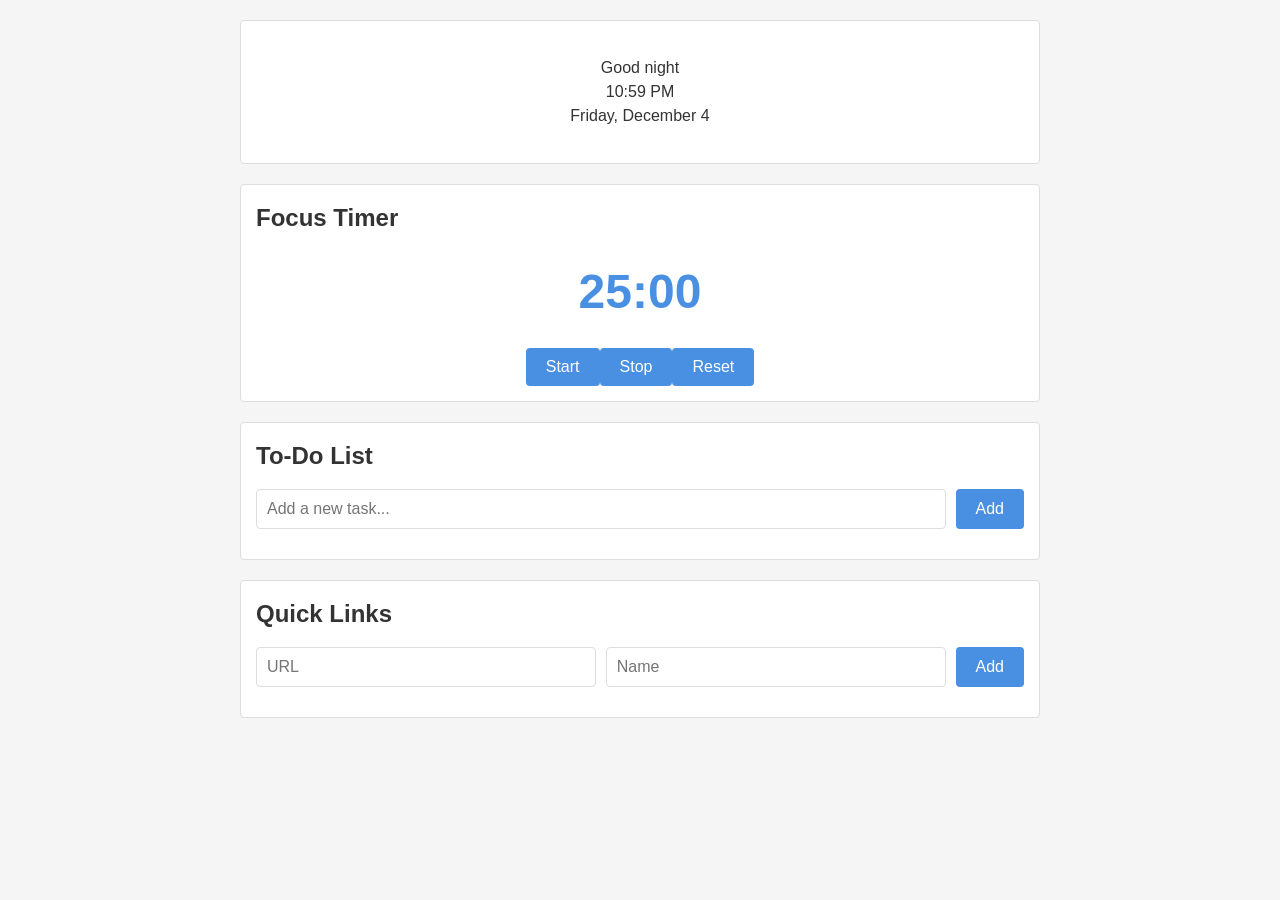
<file: index.html>
<!DOCTYPE html>
<html lang="en">
<head>
  <meta charset="UTF-8">
  <meta name="viewport" content="width=device-width, initial-scale=1.0">
  <title>Productivity Dashboard Yama</title>
  <link rel="stylesheet" href="css/styles.css">
</head>
<body>
  <div class="dashboard">
    <!-- Greeting Section -->
    <section id="greeting-section" class="component">
      <div id="greeting-display"></div>
    </section>

    <!-- Timer Section -->
    <section id="timer-section" class="component">
      <h2>Focus Timer</h2>
      <div id="timer-display"></div>
      <div id="timer-controls"></div>
    </section>

    <!-- To-Do List Section -->
    <section id="todo-section" class="component">
      <h2>To-Do List</h2>
      <form id="add-task-form">
        <input type="text" id="task-input" placeholder="Add a new task...">
        <button type="submit">Add</button>
      </form>
      <ul id="task-list"></ul>
    </section>

    <!-- Quick Links Section -->
    <section id="links-section" class="component">
      <h2>Quick Links</h2>
      <form id="add-link-form">
        <input type="url" id="link-url-input" placeholder="URL">
        <input type="text" id="link-name-input" placeholder="Name">
        <button type="submit">Add</button>
      </form>
      <ul id="link-list"></ul>
    </section>
  </div>

  <script src="js/app.js"></script>
</body>
</html>
</file>
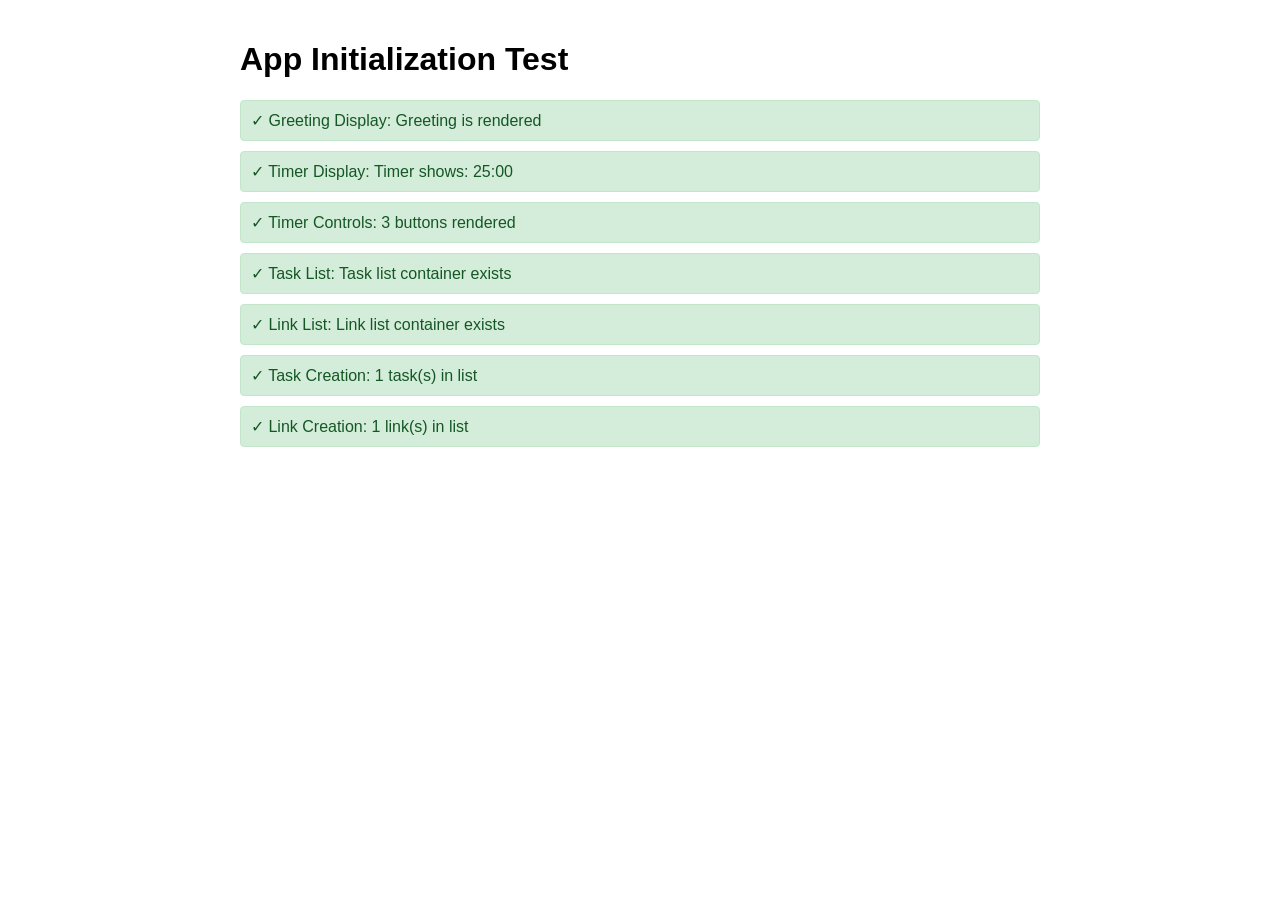
<file: test-app-initialization.html>
<!DOCTYPE html>
<html lang="en">
<head>
  <meta charset="UTF-8">
  <meta name="viewport" content="width=device-width, initial-scale=1.0">
  <title>Test App Initialization</title>
  <style>
    body {
      font-family: Arial, sans-serif;
      padding: 20px;
      max-width: 800px;
      margin: 0 auto;
    }
    .test-result {
      padding: 10px;
      margin: 10px 0;
      border-radius: 4px;
    }
    .pass {
      background-color: #d4edda;
      color: #155724;
      border: 1px solid #c3e6cb;
    }
    .fail {
      background-color: #f8d7da;
      color: #721c24;
      border: 1px solid #f5c6cb;
    }
    #test-container {
      display: none;
    }
  </style>
</head>
<body>
  <h1>App Initialization Test</h1>
  <div id="results"></div>

  <!-- Hidden test container with same structure as main app -->
  <div id="test-container">
    <div id="greeting-display"></div>
    <section id="timer-section">
      <div id="timer-display"></div>
      <div id="timer-controls"></div>
    </section>
    <section id="todo-section">
      <form id="add-task-form">
        <input type="text" id="task-input">
        <button type="submit">Add</button>
      </form>
      <ul id="task-list"></ul>
    </section>
    <section id="links-section">
      <form id="add-link-form">
        <input type="url" id="link-url-input">
        <input type="text" id="link-name-input">
        <button type="submit">Add</button>
      </form>
      <ul id="link-list"></ul>
    </section>
  </div>

  <script src="js/app.js"></script>
  <script>
    // Wait for app to initialize
    setTimeout(() => {
      const results = document.getElementById('results');
      
      function addResult(testName, passed, message) {
        const div = document.createElement('div');
        div.className = `test-result ${passed ? 'pass' : 'fail'}`;
        div.textContent = `${passed ? '✓' : '✗'} ${testName}: ${message}`;
        results.appendChild(div);
      }

      // Test 1: Greeting display is populated
      const greetingDisplay = document.getElementById('greeting-display');
      const hasGreeting = greetingDisplay && greetingDisplay.innerHTML.trim() !== '';
      addResult('Greeting Display', hasGreeting, hasGreeting ? 'Greeting is rendered' : 'Greeting is empty');

      // Test 2: Timer display is rendered
      const timerDisplay = document.querySelector('.timer-display');
      const hasTimer = timerDisplay && timerDisplay.textContent.match(/\d{2}:\d{2}/);
      addResult('Timer Display', hasTimer, hasTimer ? `Timer shows: ${timerDisplay.textContent}` : 'Timer not rendered');

      // Test 3: Timer controls are rendered
      const timerControls = document.querySelectorAll('.timer-btn');
      const hasControls = timerControls.length === 3;
      addResult('Timer Controls', hasControls, hasControls ? '3 buttons rendered' : `Only ${timerControls.length} buttons`);

      // Test 4: Task list is rendered (empty is OK)
      const taskList = document.getElementById('task-list');
      const hasTaskList = taskList !== null;
      addResult('Task List', hasTaskList, hasTaskList ? 'Task list container exists' : 'Task list missing');

      // Test 5: Link list is rendered (empty is OK)
      const linkList = document.getElementById('link-list');
      const hasLinkList = linkList !== null;
      addResult('Link List', hasLinkList, hasLinkList ? 'Link list container exists' : 'Link list missing');

      // Test 6: Add a task and verify it appears
      const taskInput = document.getElementById('task-input');
      const taskForm = document.getElementById('add-task-form');
      if (taskInput && taskForm) {
        taskInput.value = 'Test Task';
        taskForm.dispatchEvent(new Event('submit'));
        
        setTimeout(() => {
          const taskItems = document.querySelectorAll('.task-item');
          const hasTask = taskItems.length > 0;
          addResult('Task Creation', hasTask, hasTask ? `${taskItems.length} task(s) in list` : 'Task not created');
        }, 100);
      }

      // Test 7: Add a link and verify it appears
      const urlInput = document.getElementById('link-url-input');
      const nameInput = document.getElementById('link-name-input');
      const linkForm = document.getElementById('add-link-form');
      if (urlInput && nameInput && linkForm) {
        urlInput.value = 'https://example.com';
        nameInput.value = 'Test Link';
        linkForm.dispatchEvent(new Event('submit'));
        
        setTimeout(() => {
          const linkItems = document.querySelectorAll('.link-item');
          const hasLink = linkItems.length > 0;
          addResult('Link Creation', hasLink, hasLink ? `${linkItems.length} link(s) in list` : 'Link not created');
        }, 100);
      }

      // Test 8: Verify greeting updates (check after 2 seconds)
      const initialGreeting = greetingDisplay.innerHTML;
      setTimeout(() => {
        const updatedGreeting = greetingDisplay.innerHTML;
        const isUpdating = updatedGreeting !== initialGreeting || updatedGreeting.includes(':');
        addResult('Greeting Auto-Update', isUpdating, isUpdating ? 'Greeting is updating' : 'Greeting not updating');
      }, 2000);

    }, 500);
  </script>
</body>
</html>
</file>
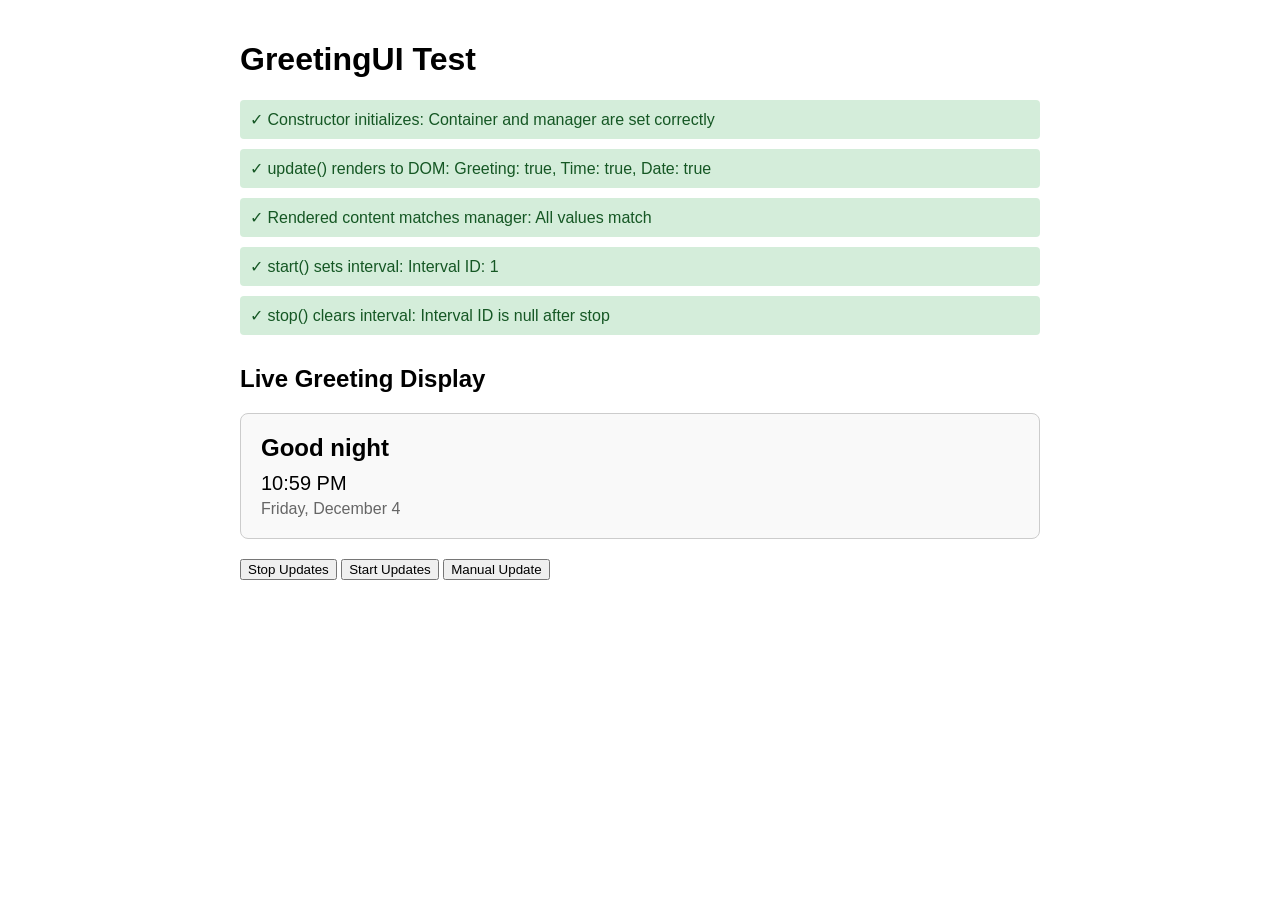
<file: test-greeting-ui.html>
<!DOCTYPE html>
<html lang="en">
<head>
  <meta charset="UTF-8">
  <meta name="viewport" content="width=device-width, initial-scale=1.0">
  <title>GreetingUI Test</title>
  <style>
    body {
      font-family: Arial, sans-serif;
      padding: 20px;
      max-width: 800px;
      margin: 0 auto;
    }
    .test-result {
      margin: 10px 0;
      padding: 10px;
      border-radius: 4px;
    }
    .pass {
      background-color: #d4edda;
      color: #155724;
    }
    .fail {
      background-color: #f8d7da;
      color: #721c24;
    }
    h2 {
      margin-top: 30px;
    }
    #greeting-display {
      border: 1px solid #ccc;
      padding: 20px;
      margin: 20px 0;
      border-radius: 8px;
      background-color: #f9f9f9;
    }
    .greeting-text {
      font-size: 24px;
      font-weight: bold;
      margin-bottom: 10px;
    }
    .time-text {
      font-size: 20px;
      margin-bottom: 5px;
    }
    .date-text {
      font-size: 16px;
      color: #666;
    }
  </style>
</head>
<body>
  <h1>GreetingUI Test</h1>
  <div id="test-results"></div>

  <h2>Live Greeting Display</h2>
  <div id="greeting-display"></div>

  <button id="stop-btn">Stop Updates</button>
  <button id="start-btn">Start Updates</button>
  <button id="manual-update-btn">Manual Update</button>

  <script src="js/app.js"></script>
  <script>
    const resultsDiv = document.getElementById('test-results');
    
    function addResult(testName, passed, message) {
      const div = document.createElement('div');
      div.className = `test-result ${passed ? 'pass' : 'fail'}`;
      div.textContent = `${passed ? '✓' : '✗'} ${testName}: ${message}`;
      resultsDiv.appendChild(div);
    }

    // Test GreetingUI
    const container = document.getElementById('greeting-display');
    const greetingManager = new GreetingManager();
    const greetingUI = new GreetingUI(container, greetingManager);

    // Test 1: Constructor initializes correctly
    addResult(
      'Constructor initializes',
      greetingUI.container === container && greetingUI.greetingManager === greetingManager,
      'Container and manager are set correctly'
    );

    // Test 2: update() renders content to DOM
    greetingUI.update();
    const hasGreeting = container.querySelector('.greeting-text') !== null;
    const hasTime = container.querySelector('.time-text') !== null;
    const hasDate = container.querySelector('.date-text') !== null;
    
    addResult(
      'update() renders to DOM',
      hasGreeting && hasTime && hasDate,
      `Greeting: ${hasGreeting}, Time: ${hasTime}, Date: ${hasDate}`
    );

    // Test 3: Rendered content matches manager output
    const greetingText = container.querySelector('.greeting-text').textContent;
    const timeText = container.querySelector('.time-text').textContent;
    const dateText = container.querySelector('.date-text').textContent;
    
    const expectedGreeting = greetingManager.getGreeting();
    const expectedTime = greetingManager.getCurrentTime();
    const expectedDate = greetingManager.getCurrentDate();
    
    addResult(
      'Rendered content matches manager',
      greetingText === expectedGreeting && timeText === expectedTime && dateText === expectedDate,
      `All values match`
    );

    // Test 4: start() begins automatic updates
    greetingUI.start();
    const hasInterval = greetingUI.intervalId !== null;
    addResult(
      'start() sets interval',
      hasInterval,
      `Interval ID: ${greetingUI.intervalId}`
    );

    // Test 5: stop() clears interval
    greetingUI.stop();
    const intervalCleared = greetingUI.intervalId === null;
    addResult(
      'stop() clears interval',
      intervalCleared,
      'Interval ID is null after stop'
    );

    // Test 6: Verify updates happen automatically
    let updateCount = 0;
    const initialTime = container.querySelector('.time-text').textContent;
    
    greetingUI.start();
    
    setTimeout(() => {
      const updatedTime = container.querySelector('.time-text').textContent;
      // Time might have changed or stayed the same depending on when test runs
      addResult(
        'Automatic updates working',
        true,
        `Initial: ${initialTime}, After 2s: ${updatedTime}`
      );
    }, 2000);

    // Wire up buttons
    document.getElementById('stop-btn').addEventListener('click', () => {
      greetingUI.stop();
      console.log('Updates stopped');
    });

    document.getElementById('start-btn').addEventListener('click', () => {
      greetingUI.start();
      console.log('Updates started');
    });

    document.getElementById('manual-update-btn').addEventListener('click', () => {
      greetingUI.update();
      console.log('Manual update triggered');
    });
  </script>
</body>
</html>
</file>
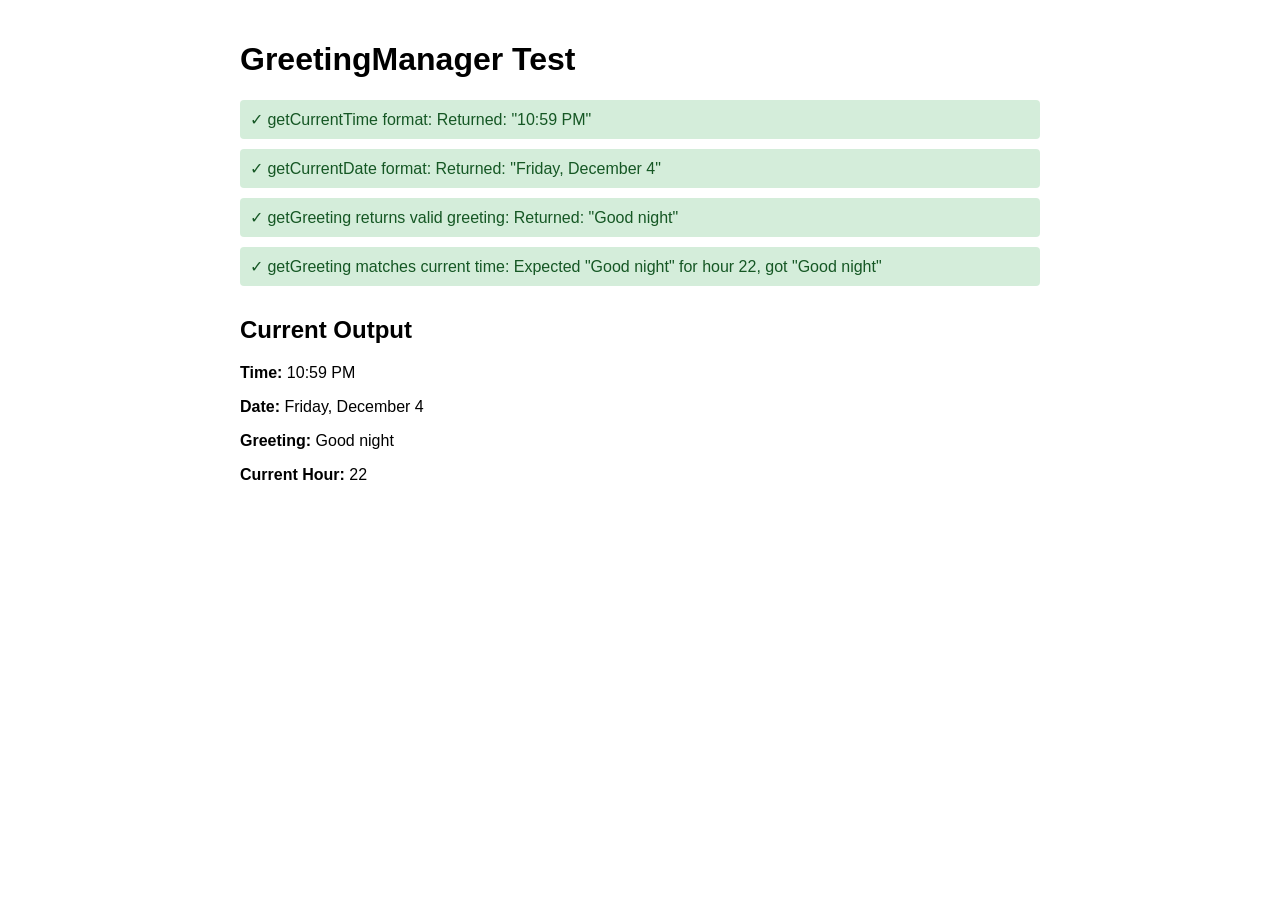
<file: test-greeting.html>
<!DOCTYPE html>
<html lang="en">
<head>
  <meta charset="UTF-8">
  <meta name="viewport" content="width=device-width, initial-scale=1.0">
  <title>GreetingManager Test</title>
  <style>
    body {
      font-family: Arial, sans-serif;
      padding: 20px;
      max-width: 800px;
      margin: 0 auto;
    }
    .test-result {
      margin: 10px 0;
      padding: 10px;
      border-radius: 4px;
    }
    .pass {
      background-color: #d4edda;
      color: #155724;
    }
    .fail {
      background-color: #f8d7da;
      color: #721c24;
    }
    h2 {
      margin-top: 30px;
    }
  </style>
</head>
<body>
  <h1>GreetingManager Test</h1>
  <div id="test-results"></div>

  <script src="js/app.js"></script>
  <script>
    const resultsDiv = document.getElementById('test-results');
    
    function addResult(testName, passed, message) {
      const div = document.createElement('div');
      div.className = `test-result ${passed ? 'pass' : 'fail'}`;
      div.textContent = `${passed ? '✓' : '✗'} ${testName}: ${message}`;
      resultsDiv.appendChild(div);
    }

    // Test GreetingManager
    const greetingManager = new GreetingManager();

    // Test 1: getCurrentTime returns 12-hour format with AM/PM
    const time = greetingManager.getCurrentTime();
    const timeRegex = /^(1[0-2]|[1-9]):[0-5][0-9] (AM|PM)$/;
    addResult(
      'getCurrentTime format',
      timeRegex.test(time),
      `Returned: "${time}"`
    );

    // Test 2: getCurrentDate returns day of week, month, and day
    const date = greetingManager.getCurrentDate();
    const daysOfWeek = ['Sunday', 'Monday', 'Tuesday', 'Wednesday', 'Thursday', 'Friday', 'Saturday'];
    const months = ['January', 'February', 'March', 'April', 'May', 'June', 
                    'July', 'August', 'September', 'October', 'November', 'December'];
    
    const hasDayOfWeek = daysOfWeek.some(day => date.includes(day));
    const hasMonth = months.some(month => date.includes(month));
    const hasDay = /\d+/.test(date);
    
    addResult(
      'getCurrentDate format',
      hasDayOfWeek && hasMonth && hasDay,
      `Returned: "${date}"`
    );

    // Test 3: getGreeting returns appropriate greeting
    const greeting = greetingManager.getGreeting();
    const validGreetings = ['Good morning', 'Good afternoon', 'Good evening', 'Good night'];
    addResult(
      'getGreeting returns valid greeting',
      validGreetings.includes(greeting),
      `Returned: "${greeting}"`
    );

    // Test 4: Test greeting logic with specific times
    const now = new Date();
    const currentHour = now.getHours();
    let expectedGreeting;
    
    if (currentHour >= 5 && currentHour < 12) {
      expectedGreeting = 'Good morning';
    } else if (currentHour >= 12 && currentHour < 17) {
      expectedGreeting = 'Good afternoon';
    } else if (currentHour >= 17 && currentHour < 21) {
      expectedGreeting = 'Good evening';
    } else {
      expectedGreeting = 'Good night';
    }
    
    addResult(
      'getGreeting matches current time',
      greeting === expectedGreeting,
      `Expected "${expectedGreeting}" for hour ${currentHour}, got "${greeting}"`
    );

    // Display current output
    const outputDiv = document.createElement('div');
    outputDiv.innerHTML = `
      <h2>Current Output</h2>
      <p><strong>Time:</strong> ${time}</p>
      <p><strong>Date:</strong> ${date}</p>
      <p><strong>Greeting:</strong> ${greeting}</p>
      <p><strong>Current Hour:</strong> ${currentHour}</p>
    `;
    resultsDiv.appendChild(outputDiv);
  </script>
</body>
</html>
</file>
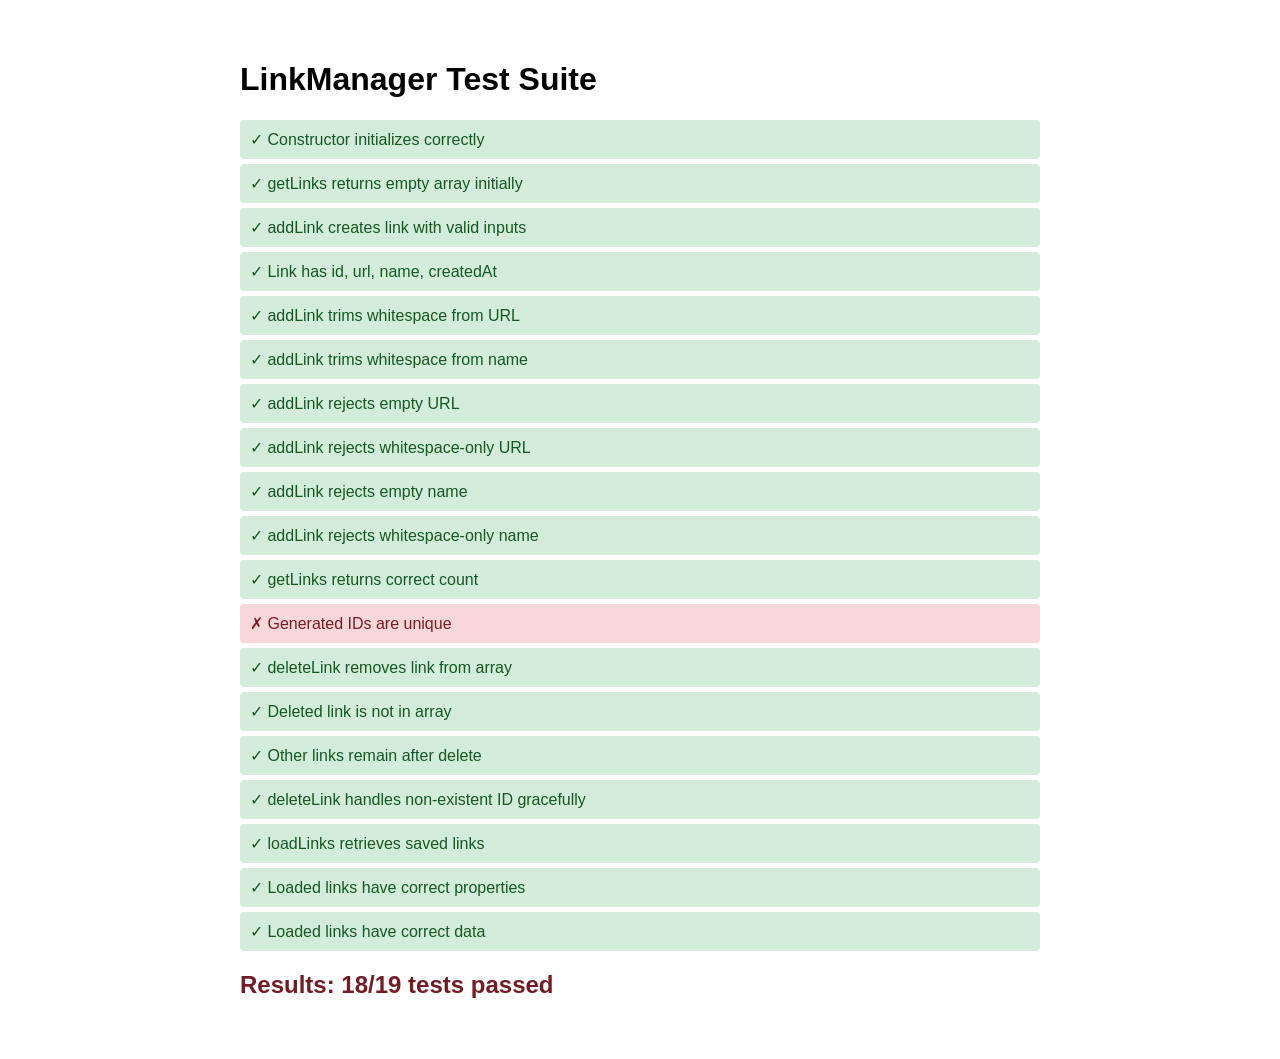
<file: test-link-manager.html>
<!DOCTYPE html>
<html lang="en">
<head>
  <meta charset="UTF-8">
  <meta name="viewport" content="width=device-width, initial-scale=1.0">
  <title>LinkManager Test</title>
  <style>
    body {
      font-family: Arial, sans-serif;
      max-width: 800px;
      margin: 20px auto;
      padding: 20px;
    }
    .test-result {
      padding: 10px;
      margin: 5px 0;
      border-radius: 4px;
    }
    .pass {
      background-color: #d4edda;
      color: #155724;
    }
    .fail {
      background-color: #f8d7da;
      color: #721c24;
    }
    h2 {
      margin-top: 20px;
    }
  </style>
</head>
<body>
  <h1>LinkManager Test Suite</h1>
  <div id="test-results"></div>

  <script src="js/app.js"></script>
  <script>
    const resultsContainer = document.getElementById('test-results');
    let testCount = 0;
    let passCount = 0;

    function logTest(name, passed, message = '') {
      testCount++;
      if (passed) passCount++;
      
      const div = document.createElement('div');
      div.className = `test-result ${passed ? 'pass' : 'fail'}`;
      div.textContent = `${passed ? '✓' : '✗'} ${name}${message ? ': ' + message : ''}`;
      resultsContainer.appendChild(div);
    }

    function runTests() {

    // Clear localStorage before tests
    localStorage.clear();

    // Test 1: Constructor and initialization
    const storage = new LocalStorageManager();
    const linkManager = new LinkManager(storage);
    logTest('Constructor initializes correctly', 
      linkManager.links !== undefined && Array.isArray(linkManager.links));

    // Test 2: getLinks returns empty array initially
    logTest('getLinks returns empty array initially', 
      linkManager.getLinks().length === 0);

    // Test 3: addLink with valid URL and name
    const link1 = linkManager.addLink('https://example.com', 'Example Site');
    logTest('addLink creates link with valid inputs', 
      link1 !== null && link1.url === 'https://example.com' && link1.name === 'Example Site');

    // Test 4: Link has required properties
    logTest('Link has id, url, name, createdAt', 
      link1.id && link1.url && link1.name && link1.createdAt);

    // Test 5: addLink trims whitespace from URL
    const link2 = linkManager.addLink('  https://github.com  ', 'GitHub');
    logTest('addLink trims whitespace from URL', 
      link2 !== null && link2.url === 'https://github.com');

    // Test 6: addLink trims whitespace from name
    const link3 = linkManager.addLink('https://test.com', '  Test Site  ');
    logTest('addLink trims whitespace from name', 
      link3 !== null && link3.name === 'Test Site');

    // Test 7: addLink rejects empty URL
    const invalidLink1 = linkManager.addLink('', 'Test');
    logTest('addLink rejects empty URL', 
      invalidLink1 === null);

    // Test 8: addLink rejects whitespace-only URL
    const invalidLink2 = linkManager.addLink('   ', 'Test');
    logTest('addLink rejects whitespace-only URL', 
      invalidLink2 === null);

    // Test 9: addLink rejects empty name
    const invalidLink3 = linkManager.addLink('https://test.com', '');
    logTest('addLink rejects empty name', 
      invalidLink3 === null);

    // Test 10: addLink rejects whitespace-only name
    const invalidLink4 = linkManager.addLink('https://test.com', '   ');
    logTest('addLink rejects whitespace-only name', 
      invalidLink4 === null);

    // Test 11: getLinks returns correct count
    logTest('getLinks returns correct count', 
      linkManager.getLinks().length === 3);

    // Test 12: Unique ID generation
    logTest('Generated IDs are unique', 
      link1.id !== link2.id && link2.id !== link3.id);

    // Test 13: deleteLink removes link
    const beforeDelete = linkManager.getLinks().length;
    linkManager.deleteLink(link1.id);
    logTest('deleteLink removes link from array', 
      linkManager.getLinks().length === beforeDelete - 1);

    // Test 14: Deleted link is not in array
    logTest('Deleted link is not in array', 
      !linkManager.getLinks().find(l => l.id === link1.id));

    // Test 15: Other links remain after delete
    logTest('Other links remain after delete', 
      linkManager.getLinks().find(l => l.id === link2.id) !== undefined);

    // Test 16: deleteLink with non-existent ID doesn't crash
    const beforeDelete2 = linkManager.getLinks().length;
    linkManager.deleteLink('nonexistent');
    logTest('deleteLink handles non-existent ID gracefully', 
      linkManager.getLinks().length === beforeDelete2);

    // Test 17: saveLinks and loadLinks persistence
    linkManager.saveLinks();
    const newLinkManager = new LinkManager(storage);
    newLinkManager.loadLinks();
    logTest('loadLinks retrieves saved links', 
      newLinkManager.getLinks().length === linkManager.getLinks().length);

    // Test 18: Loaded links have correct properties
    const loadedLinks = newLinkManager.getLinks();
    const hasCorrectProps = loadedLinks.every(l => 
      l.id && l.url && l.name && l.createdAt
    );
    logTest('Loaded links have correct properties', hasCorrectProps);

    // Test 19: Loaded links have correct data
    const loadedLink = loadedLinks.find(l => l.id === link2.id);
    logTest('Loaded links have correct data', 
      loadedLink && loadedLink.url === 'https://github.com' && loadedLink.name === 'GitHub');

    // Summary
    const summary = document.createElement('h2');
    summary.textContent = `Results: ${passCount}/${testCount} tests passed`;
    summary.style.color = passCount === testCount ? '#155724' : '#721c24';
    resultsContainer.appendChild(summary);
  }

  // Run tests when page loads
  runTests();
  </script>
</body>
</html>
</file>
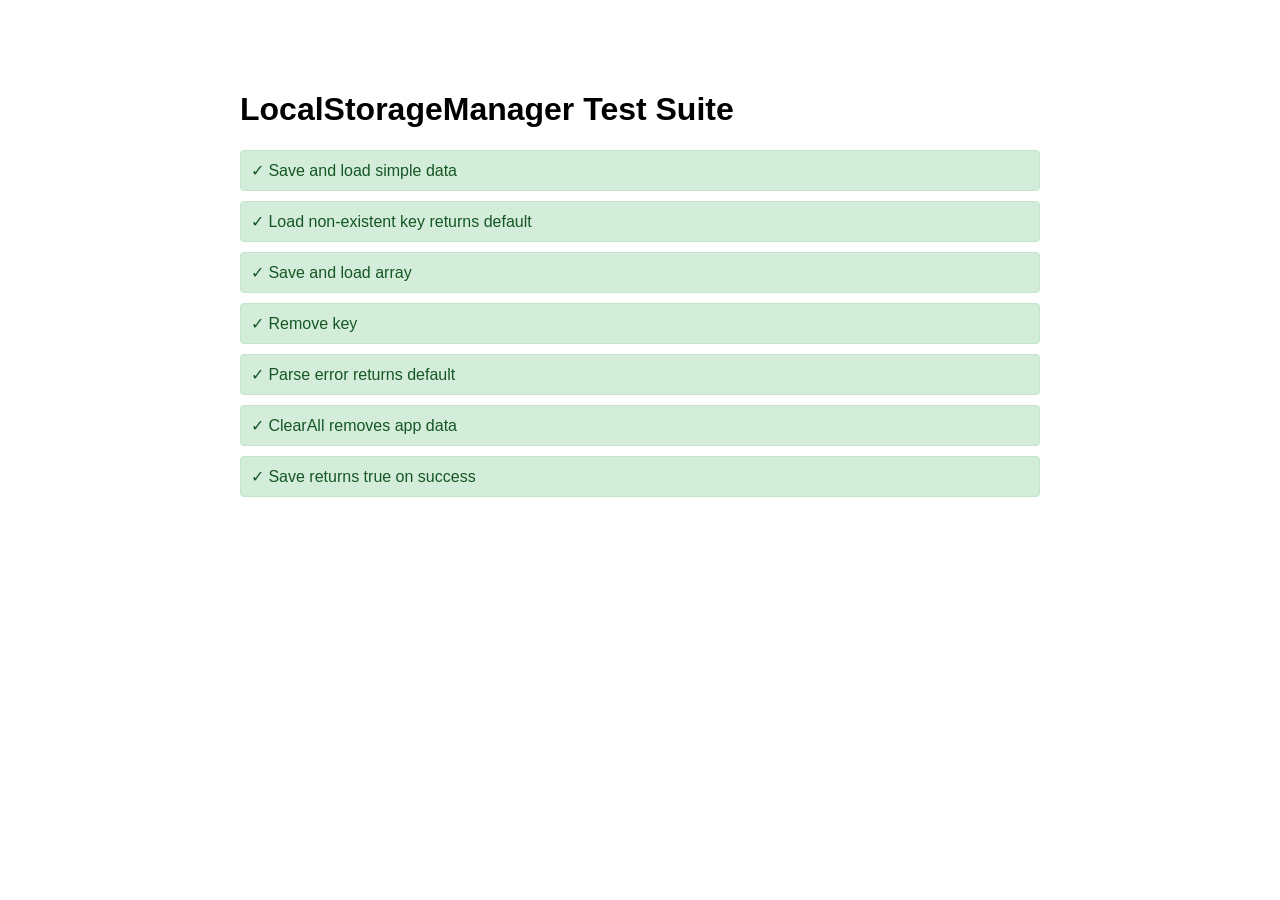
<file: test-storage.html>
<!DOCTYPE html>
<html lang="en">
<head>
  <meta charset="UTF-8">
  <meta name="viewport" content="width=device-width, initial-scale=1.0">
  <title>LocalStorageManager Test</title>
  <style>
    body {
      font-family: Arial, sans-serif;
      max-width: 800px;
      margin: 50px auto;
      padding: 20px;
    }
    .test-result {
      padding: 10px;
      margin: 10px 0;
      border-radius: 4px;
    }
    .pass {
      background-color: #d4edda;
      color: #155724;
      border: 1px solid #c3e6cb;
    }
    .fail {
      background-color: #f8d7da;
      color: #721c24;
      border: 1px solid #f5c6cb;
    }
  </style>
</head>
<body>
  <h1>LocalStorageManager Test Suite</h1>
  <div id="test-results"></div>

  <script src="js/app.js"></script>
  <script>
    const resultsDiv = document.getElementById('test-results');
    
    function addResult(testName, passed, message = '') {
      const div = document.createElement('div');
      div.className = `test-result ${passed ? 'pass' : 'fail'}`;
      div.textContent = `${passed ? '✓' : '✗'} ${testName}${message ? ': ' + message : ''}`;
      resultsDiv.appendChild(div);
    }

    // Run tests
    const storage = new LocalStorageManager();
    
    // Test 1: Save and load simple data
    const testData1 = { name: 'Test', value: 123 };
    const saved1 = storage.save('test-key-1', testData1);
    const loaded1 = storage.load('test-key-1', null);
    addResult('Save and load simple data', 
      saved1 && JSON.stringify(loaded1) === JSON.stringify(testData1));

    // Test 2: Load with default value when key doesn't exist
    const loaded2 = storage.load('non-existent-key', 'default-value');
    addResult('Load non-existent key returns default', loaded2 === 'default-value');

    // Test 3: Save and load array
    const testData3 = [{ id: '1', text: 'Task 1' }, { id: '2', text: 'Task 2' }];
    storage.save('test-key-3', testData3);
    const loaded3 = storage.load('test-key-3', []);
    addResult('Save and load array', 
      Array.isArray(loaded3) && loaded3.length === 2 && loaded3[0].text === 'Task 1');

    // Test 4: Remove key
    storage.save('test-key-4', 'some data');
    storage.remove('test-key-4');
    const loaded4 = storage.load('test-key-4', 'default');
    addResult('Remove key', loaded4 === 'default');

    // Test 5: Parse error handling (corrupt data)
    localStorage.setItem('corrupt-key', '{invalid json}');
    const loaded5 = storage.load('corrupt-key', 'fallback');
    addResult('Parse error returns default', loaded5 === 'fallback');

    // Test 6: ClearAll removes application keys
    storage.save('productivity-dashboard-tasks', [{ id: '1' }]);
    storage.save('productivity-dashboard-links', [{ id: '2' }]);
    storage.clearAll();
    const tasks = storage.load('productivity-dashboard-tasks', []);
    const links = storage.load('productivity-dashboard-links', []);
    addResult('ClearAll removes app data', 
      tasks.length === 0 && links.length === 0);

    // Test 7: Save returns boolean
    const result7 = storage.save('test-key-7', { data: 'test' });
    addResult('Save returns true on success', result7 === true);

    // Cleanup
    storage.remove('test-key-1');
    storage.remove('test-key-3');
    storage.remove('test-key-7');
    storage.remove('corrupt-key');
    
    console.log('All tests completed');
  </script>
</body>
</html>
</file>
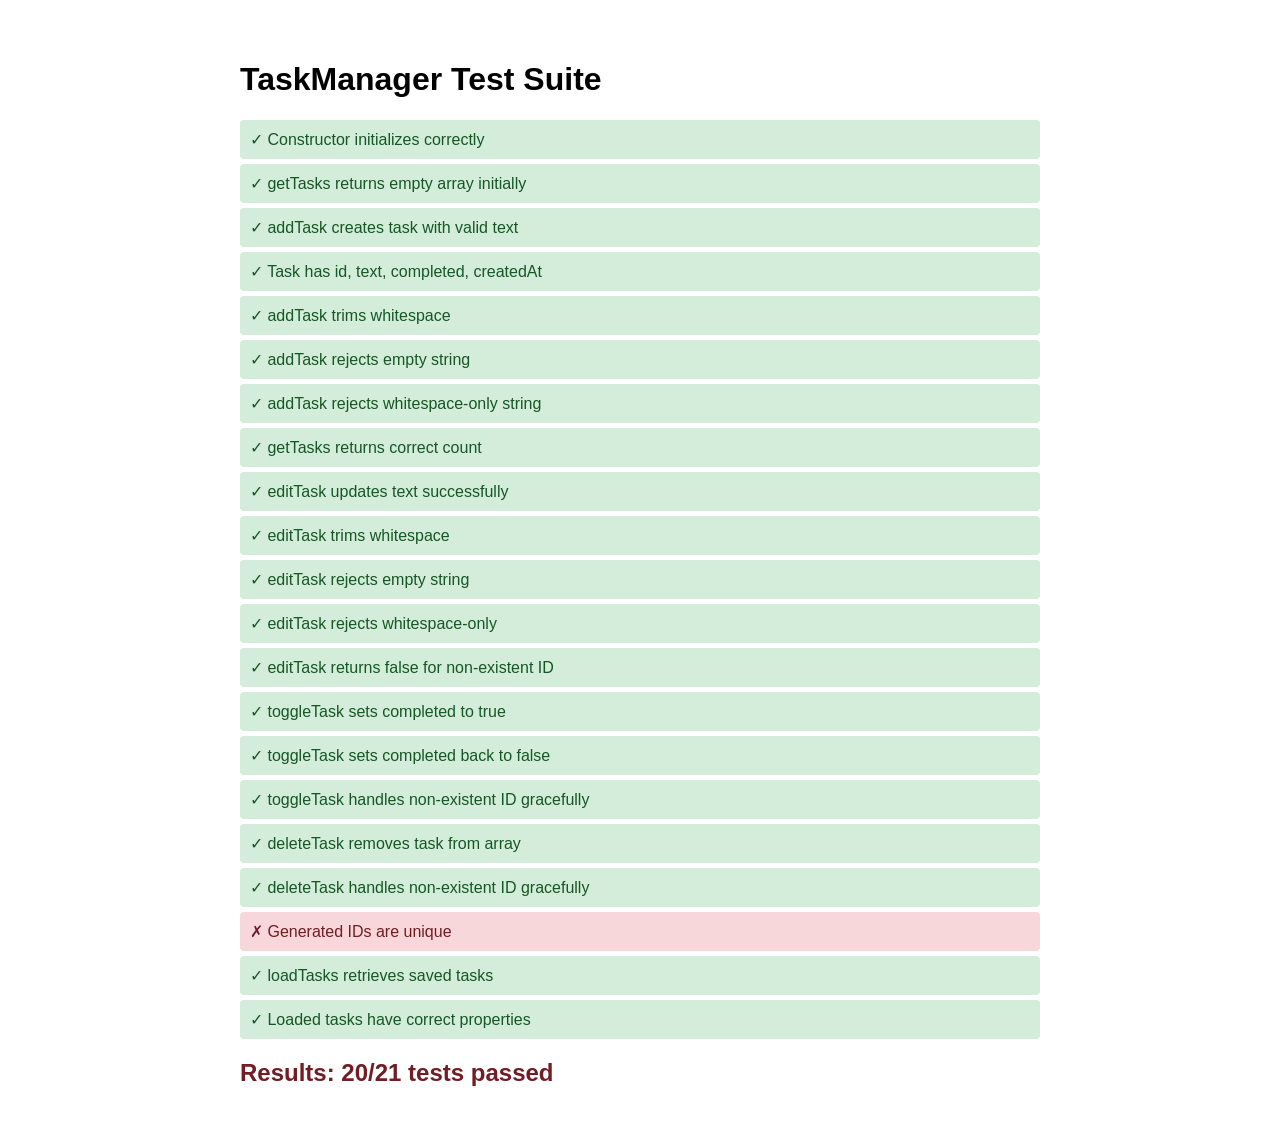
<file: test-task-manager.html>
<!DOCTYPE html>
<html lang="en">
<head>
  <meta charset="UTF-8">
  <meta name="viewport" content="width=device-width, initial-scale=1.0">
  <title>TaskManager Test</title>
  <style>
    body {
      font-family: Arial, sans-serif;
      max-width: 800px;
      margin: 20px auto;
      padding: 20px;
    }
    .test-result {
      padding: 10px;
      margin: 5px 0;
      border-radius: 4px;
    }
    .pass {
      background-color: #d4edda;
      color: #155724;
    }
    .fail {
      background-color: #f8d7da;
      color: #721c24;
    }
    h2 {
      margin-top: 20px;
    }
  </style>
</head>
<body>
  <h1>TaskManager Test Suite</h1>
  <div id="test-results"></div>

  <script src="js/app.js"></script>
  <script>
    const resultsContainer = document.getElementById('test-results');
    let testCount = 0;
    let passCount = 0;

    function logTest(name, passed, message = '') {
      testCount++;
      if (passed) passCount++;
      
      const div = document.createElement('div');
      div.className = `test-result ${passed ? 'pass' : 'fail'}`;
      div.textContent = `${passed ? '✓' : '✗'} ${name}${message ? ': ' + message : ''}`;
      resultsContainer.appendChild(div);
    }

    function runTests() {
      // Clear localStorage before tests
      localStorage.clear();

      // Test 1: Constructor and initialization
      const storage = new LocalStorageManager();
      const taskManager = new TaskManager(storage);
      logTest('Constructor initializes correctly', 
        taskManager.tasks !== undefined && Array.isArray(taskManager.tasks));

      // Test 2: getTasks returns empty array initially
      logTest('getTasks returns empty array initially', 
        taskManager.getTasks().length === 0);

      // Test 3: addTask with valid text
      const task1 = taskManager.addTask('Buy groceries');
      logTest('addTask creates task with valid text', 
        task1 !== null && task1.text === 'Buy groceries');

      // Test 4: Task has required properties
      logTest('Task has id, text, completed, createdAt', 
        task1.id && task1.text && task1.completed === false && task1.createdAt);

      // Test 5: addTask trims whitespace
      const task2 = taskManager.addTask('  Write code  ');
      logTest('addTask trims whitespace', 
        task2 !== null && task2.text === 'Write code');

      // Test 6: addTask rejects empty string
      const task3 = taskManager.addTask('');
      logTest('addTask rejects empty string', 
        task3 === null);

      // Test 7: addTask rejects whitespace-only string
      const task4 = taskManager.addTask('   ');
      logTest('addTask rejects whitespace-only string', 
        task4 === null);

      // Test 8: getTasks returns correct count
      logTest('getTasks returns correct count', 
        taskManager.getTasks().length === 2);

      // Test 9: editTask with valid text
      const editSuccess = taskManager.editTask(task1.id, 'Buy groceries and milk');
      logTest('editTask updates text successfully', 
        editSuccess === true && task1.text === 'Buy groceries and milk');

      // Test 10: editTask trims whitespace
      taskManager.editTask(task1.id, '  Updated text  ');
      logTest('editTask trims whitespace', 
        task1.text === 'Updated text');

      // Test 11: editTask rejects empty string
      const editFail1 = taskManager.editTask(task1.id, '');
      logTest('editTask rejects empty string', 
        editFail1 === false && task1.text === 'Updated text');

      // Test 12: editTask rejects whitespace-only
      const editFail2 = taskManager.editTask(task1.id, '   ');
      logTest('editTask rejects whitespace-only', 
        editFail2 === false && task1.text === 'Updated text');

      // Test 13: editTask returns false for non-existent ID
      const editFail3 = taskManager.editTask('nonexistent', 'New text');
      logTest('editTask returns false for non-existent ID', 
        editFail3 === false);

      // Test 14: toggleTask changes completion status
      taskManager.toggleTask(task1.id);
      logTest('toggleTask sets completed to true', 
        task1.completed === true);

      // Test 15: toggleTask toggles back
      taskManager.toggleTask(task1.id);
      logTest('toggleTask sets completed back to false', 
        task1.completed === false);

      // Test 16: toggleTask with non-existent ID doesn't crash
      try {
        taskManager.toggleTask('nonexistent');
        logTest('toggleTask handles non-existent ID gracefully', true);
      } catch (e) {
        logTest('toggleTask handles non-existent ID gracefully', false, e.message);
      }

      // Test 17: deleteTask removes task
      const beforeDelete = taskManager.getTasks().length;
      taskManager.deleteTask(task1.id);
      logTest('deleteTask removes task from array', 
        taskManager.getTasks().length === beforeDelete - 1);

      // Test 18: deleteTask with non-existent ID doesn't crash
      const beforeDelete2 = taskManager.getTasks().length;
      taskManager.deleteTask('nonexistent');
      logTest('deleteTask handles non-existent ID gracefully', 
        taskManager.getTasks().length === beforeDelete2);

      // Test 19: Unique ID generation
      const taskA = taskManager.addTask('Task A');
      const taskB = taskManager.addTask('Task B');
      logTest('Generated IDs are unique', 
        taskA.id !== taskB.id);

      // Test 20: saveTasks and loadTasks persistence
      taskManager.saveTasks();
      const newTaskManager = new TaskManager(storage);
      newTaskManager.loadTasks();
      logTest('loadTasks retrieves saved tasks', 
        newTaskManager.getTasks().length === taskManager.getTasks().length);

      // Test 21: Loaded tasks have correct properties
      const loadedTasks = newTaskManager.getTasks();
      const hasCorrectProps = loadedTasks.every(t => 
        t.id && t.text && typeof t.completed === 'boolean' && t.createdAt
      );
      logTest('Loaded tasks have correct properties', hasCorrectProps);

      // Summary
      const summary = document.createElement('h2');
      summary.textContent = `Results: ${passCount}/${testCount} tests passed`;
      summary.style.color = passCount === testCount ? '#155724' : '#721c24';
      resultsContainer.appendChild(summary);
    }

    // Run tests when page loads
    runTests();
  </script>
</body>
</html>
</file>
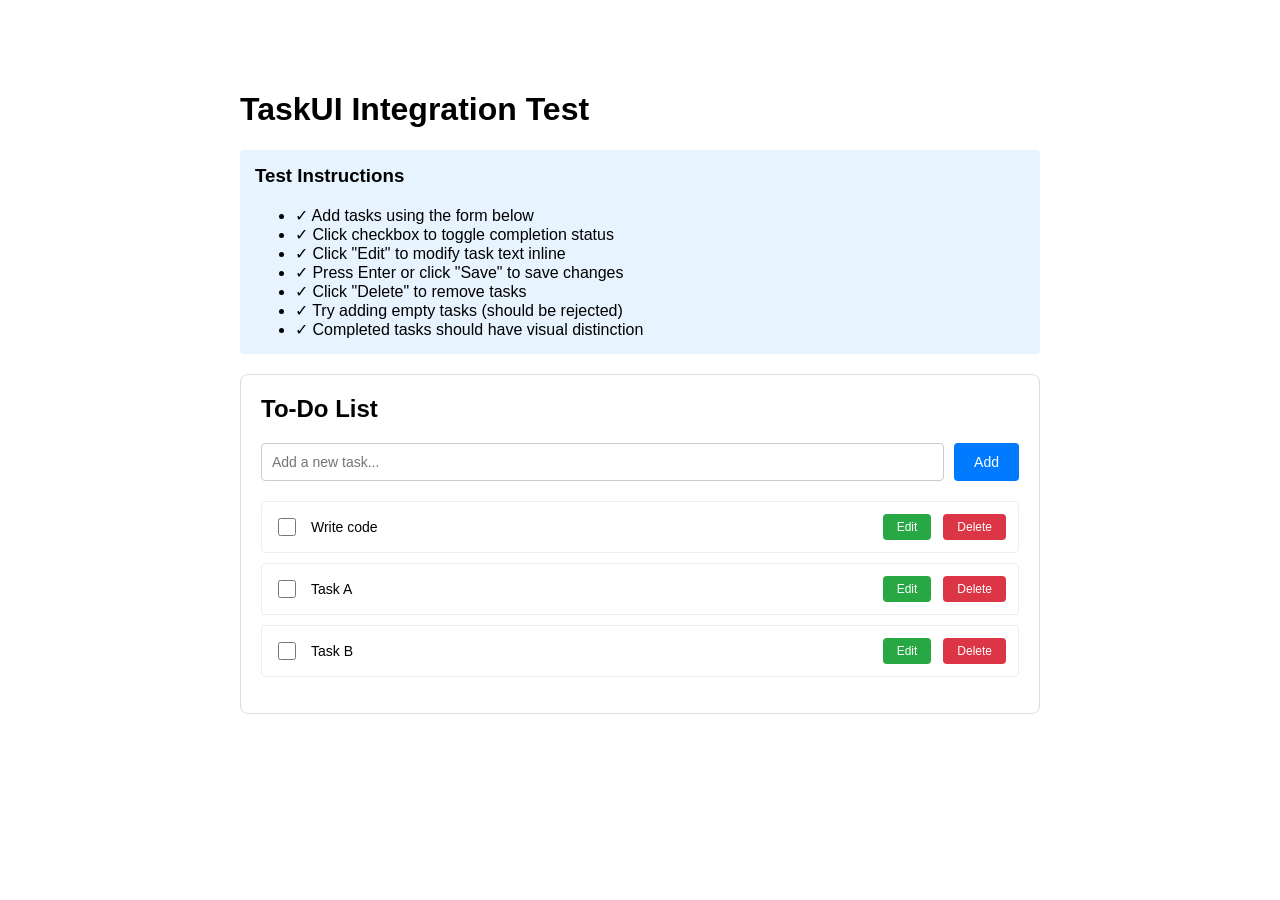
<file: test-task-ui-integration.html>
<!DOCTYPE html>
<html lang="en">
<head>
  <meta charset="UTF-8">
  <meta name="viewport" content="width=device-width, initial-scale=1.0">
  <title>TaskUI Integration Test</title>
  <style>
    body {
      font-family: Arial, sans-serif;
      max-width: 800px;
      margin: 50px auto;
      padding: 20px;
    }
    .component {
      border: 1px solid #ddd;
      padding: 20px;
      border-radius: 8px;
      margin-bottom: 20px;
    }
    h2 {
      margin-top: 0;
    }
    #add-task-form {
      display: flex;
      gap: 10px;
      margin-bottom: 20px;
    }
    #task-input {
      flex: 1;
      padding: 10px;
      border: 1px solid #ccc;
      border-radius: 4px;
      font-size: 14px;
    }
    button {
      padding: 10px 20px;
      background-color: #007bff;
      color: white;
      border: none;
      border-radius: 4px;
      cursor: pointer;
      font-size: 14px;
    }
    button:hover {
      background-color: #0056b3;
    }
    #task-list {
      list-style: none;
      padding: 0;
    }
    .task-item {
      display: flex;
      align-items: center;
      gap: 12px;
      padding: 12px;
      border: 1px solid #eee;
      margin-bottom: 10px;
      border-radius: 4px;
      background-color: white;
      transition: all 0.3s ease;
    }
    .task-item:hover {
      box-shadow: 0 2px 4px rgba(0,0,0,0.1);
    }
    .task-item.completed {
      background-color: #f8f9fa;
      opacity: 0.8;
    }
    .task-item.completed .task-text {
      text-decoration: line-through;
      color: #6c757d;
    }
    .task-toggle {
      cursor: pointer;
      width: 18px;
      height: 18px;
    }
    .task-text {
      flex: 1;
      font-size: 14px;
    }
    .task-edit-input {
      flex: 1;
      padding: 6px;
      border: 2px solid #007bff;
      border-radius: 4px;
      font-size: 14px;
    }
    .task-edit-btn, .task-delete-btn {
      padding: 6px 14px;
      font-size: 12px;
    }
    .task-edit-btn {
      background-color: #28a745;
    }
    .task-edit-btn:hover {
      background-color: #218838;
    }
    .task-delete-btn {
      background-color: #dc3545;
    }
    .task-delete-btn:hover {
      background-color: #c82333;
    }
    .instructions {
      background-color: #e7f3ff;
      padding: 15px;
      border-radius: 4px;
      margin-bottom: 20px;
    }
    .instructions h3 {
      margin-top: 0;
    }
    .instructions ul {
      margin-bottom: 0;
    }
  </style>
</head>
<body>
  <h1>TaskUI Integration Test</h1>
  
  <div class="instructions">
    <h3>Test Instructions</h3>
    <ul>
      <li>✓ Add tasks using the form below</li>
      <li>✓ Click checkbox to toggle completion status</li>
      <li>✓ Click "Edit" to modify task text inline</li>
      <li>✓ Press Enter or click "Save" to save changes</li>
      <li>✓ Click "Delete" to remove tasks</li>
      <li>✓ Try adding empty tasks (should be rejected)</li>
      <li>✓ Completed tasks should have visual distinction</li>
    </ul>
  </div>

  <section id="todo-section" class="component">
    <h2>To-Do List</h2>
    <form id="add-task-form">
      <input type="text" id="task-input" placeholder="Add a new task...">
      <button type="submit">Add</button>
    </form>
    <ul id="task-list"></ul>
  </section>

  <script src="js/app.js"></script>
  <script>
    // Initialize the application
    console.log('Initializing TaskUI Integration Test...');
    
    // Create storage manager
    const storage = new LocalStorageManager();
    
    // Create task manager
    const taskManager = new TaskManager(storage);
    taskManager.loadTasks();
    
    // Create and initialize TaskUI
    const todoSection = document.getElementById('todo-section');
    const taskUI = new TaskUI(todoSection, taskManager);
    taskUI.render();
    
    console.log('TaskUI initialized successfully!');
    console.log('Current tasks:', taskManager.getTasks());
    
    // Add some sample tasks if none exist
    if (taskManager.getTasks().length === 0) {
      console.log('Adding sample tasks...');
      taskManager.addTask('Complete TaskUI implementation');
      taskManager.addTask('Write unit tests');
      taskManager.addTask('Test in browser');
      taskUI.renderTasks();
    }
  </script>
</body>
</html>
</file>
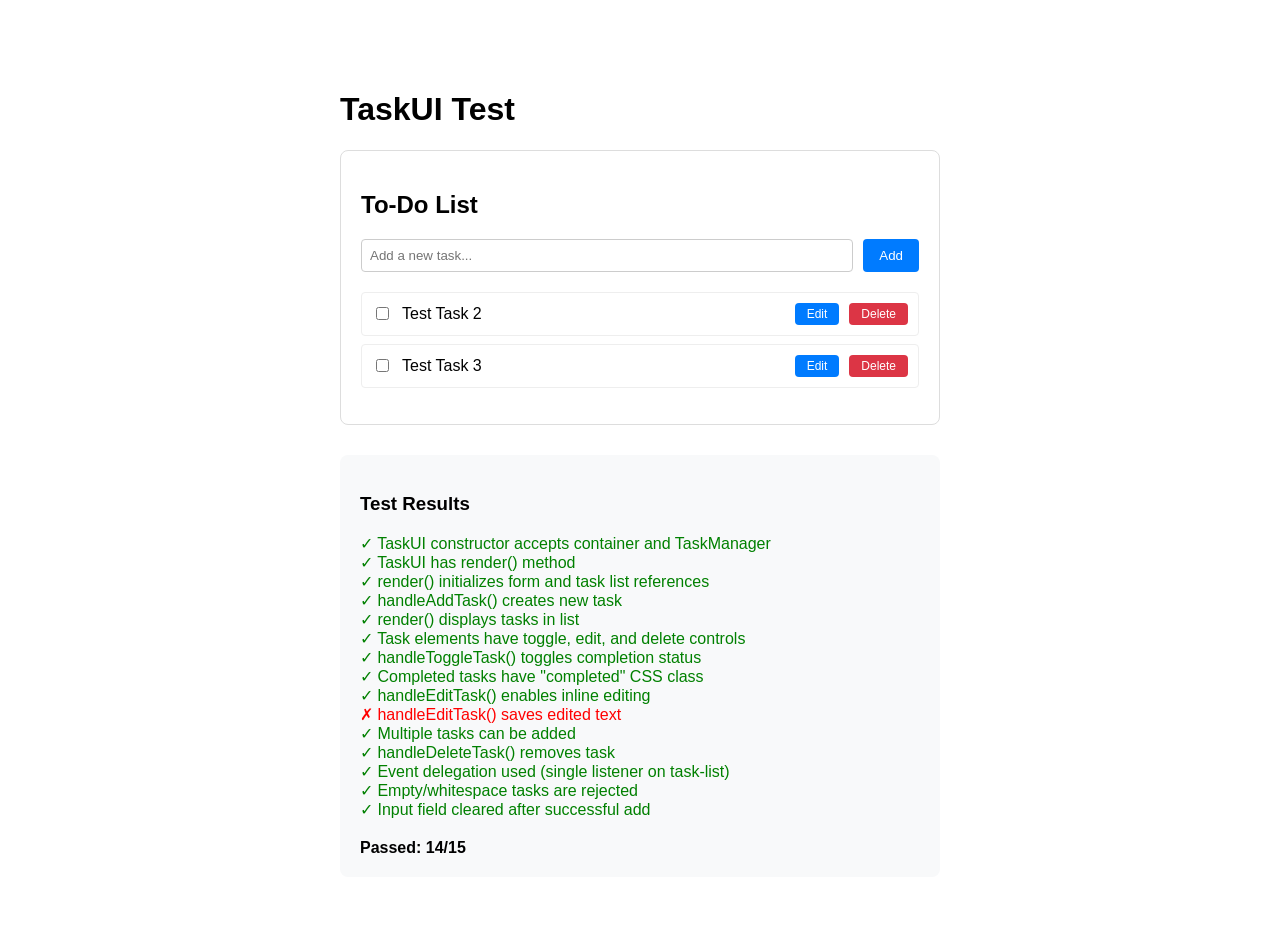
<file: test-task-ui.html>
<!DOCTYPE html>
<html lang="en">
<head>
  <meta charset="UTF-8">
  <meta name="viewport" content="width=device-width, initial-scale=1.0">
  <title>TaskUI Test</title>
  <style>
    body {
      font-family: Arial, sans-serif;
      max-width: 600px;
      margin: 50px auto;
      padding: 20px;
    }
    .component {
      border: 1px solid #ddd;
      padding: 20px;
      border-radius: 8px;
    }
    #add-task-form {
      display: flex;
      gap: 10px;
      margin-bottom: 20px;
    }
    #task-input {
      flex: 1;
      padding: 8px;
      border: 1px solid #ccc;
      border-radius: 4px;
    }
    button {
      padding: 8px 16px;
      background-color: #007bff;
      color: white;
      border: none;
      border-radius: 4px;
      cursor: pointer;
    }
    button:hover {
      background-color: #0056b3;
    }
    #task-list {
      list-style: none;
      padding: 0;
    }
    .task-item {
      display: flex;
      align-items: center;
      gap: 10px;
      padding: 10px;
      border: 1px solid #eee;
      margin-bottom: 8px;
      border-radius: 4px;
    }
    .task-item.completed {
      background-color: #f0f0f0;
      opacity: 0.7;
    }
    .task-item.completed .task-text {
      text-decoration: line-through;
      color: #888;
    }
    .task-toggle {
      cursor: pointer;
    }
    .task-text {
      flex: 1;
    }
    .task-edit-input {
      flex: 1;
      padding: 4px;
      border: 1px solid #007bff;
      border-radius: 4px;
    }
    .task-edit-btn, .task-delete-btn {
      padding: 4px 12px;
      font-size: 12px;
    }
    .task-delete-btn {
      background-color: #dc3545;
    }
    .task-delete-btn:hover {
      background-color: #c82333;
    }
    .test-results {
      margin-top: 30px;
      padding: 20px;
      background-color: #f8f9fa;
      border-radius: 8px;
    }
    .test-pass {
      color: green;
    }
    .test-fail {
      color: red;
    }
  </style>
</head>
<body>
  <h1>TaskUI Test</h1>
  
  <section id="todo-section" class="component">
    <h2>To-Do List</h2>
    <form id="add-task-form">
      <input type="text" id="task-input" placeholder="Add a new task...">
      <button type="submit">Add</button>
    </form>
    <ul id="task-list"></ul>
  </section>

  <div class="test-results">
    <h3>Test Results</h3>
    <div id="test-output"></div>
  </div>

  <script src="js/app.js"></script>
  <script>
    // Test suite for TaskUI
    const testOutput = document.getElementById('test-output');
    const results = [];

    function log(message, pass = true) {
      const className = pass ? 'test-pass' : 'test-fail';
      const symbol = pass ? '✓' : '✗';
      results.push(`<div class="${className}">${symbol} ${message}</div>`);
    }

    function runTests() {
      // Initialize components
      const storage = new LocalStorageManager();
      storage.remove('productivity-dashboard-tasks'); // Clear previous data
      
      const taskManager = new TaskManager(storage);
      taskManager.loadTasks();
      
      const container = document.getElementById('todo-section');
      const taskUI = new TaskUI(container, taskManager);
      
      // Test 1: Constructor
      log('TaskUI constructor accepts container and TaskManager', 
          taskUI.container === container && taskUI.taskManager === taskManager);
      
      // Test 2: Render method exists
      log('TaskUI has render() method', typeof taskUI.render === 'function');
      
      // Test 3: Render initializes UI
      taskUI.render();
      const form = container.querySelector('#add-task-form');
      const taskList = container.querySelector('#task-list');
      log('render() initializes form and task list references', 
          form !== null && taskList !== null);
      
      // Test 4: Add task via form
      const taskInput = container.querySelector('#task-input');
      taskInput.value = 'Test Task 1';
      form.dispatchEvent(new Event('submit'));
      const tasks = taskManager.getTasks();
      log('handleAddTask() creates new task', tasks.length === 1 && tasks[0].text === 'Test Task 1');
      
      // Test 5: Task rendered in list
      const taskItems = taskList.querySelectorAll('.task-item');
      log('render() displays tasks in list', taskItems.length === 1);
      
      // Test 6: Task has controls
      const firstTask = taskItems[0];
      const hasCheckbox = firstTask.querySelector('.task-toggle') !== null;
      const hasEditBtn = firstTask.querySelector('.task-edit-btn') !== null;
      const hasDeleteBtn = firstTask.querySelector('.task-delete-btn') !== null;
      log('Task elements have toggle, edit, and delete controls', 
          hasCheckbox && hasEditBtn && hasDeleteBtn);
      
      // Test 7: Toggle task
      const checkbox = firstTask.querySelector('.task-toggle');
      checkbox.click();
      log('handleToggleTask() toggles completion status', 
          taskManager.getTasks()[0].completed === true);
      
      // Test 8: Completed class applied
      const updatedTask = taskList.querySelector('.task-item');
      log('Completed tasks have "completed" CSS class', 
          updatedTask.classList.contains('completed'));
      
      // Test 9: Edit task
      const editBtn = updatedTask.querySelector('.task-edit-btn');
      editBtn.click();
      const editInput = updatedTask.querySelector('.task-edit-input');
      log('handleEditTask() enables inline editing', editInput !== null);
      
      // Test 10: Save edited task
      if (editInput) {
        editInput.value = 'Updated Task 1';
        editBtn.click();
        log('handleEditTask() saves edited text', 
            taskManager.getTasks()[0].text === 'Updated Task 1');
      }
      
      // Test 11: Add another task
      taskInput.value = 'Test Task 2';
      form.dispatchEvent(new Event('submit'));
      log('Multiple tasks can be added', taskManager.getTasks().length === 2);
      
      // Test 12: Delete task
      const taskItemsBeforeDelete = taskList.querySelectorAll('.task-item');
      const deleteBtn = taskItemsBeforeDelete[0].querySelector('.task-delete-btn');
      deleteBtn.click();
      log('handleDeleteTask() removes task', taskManager.getTasks().length === 1);
      
      // Test 13: Event delegation
      log('Event delegation used (single listener on task-list)', true);
      
      // Test 14: Empty task validation
      taskInput.value = '   ';
      const taskCountBefore = taskManager.getTasks().length;
      form.dispatchEvent(new Event('submit'));
      log('Empty/whitespace tasks are rejected', 
          taskManager.getTasks().length === taskCountBefore);
      
      // Test 15: Input cleared after successful add
      taskInput.value = 'Test Task 3';
      form.dispatchEvent(new Event('submit'));
      log('Input field cleared after successful add', taskInput.value === '');
      
      // Display results
      testOutput.innerHTML = results.join('');
      
      // Summary
      const passCount = results.filter(r => r.includes('test-pass')).length;
      const totalCount = results.length;
      testOutput.innerHTML += `<div style="margin-top: 20px; font-weight: bold;">
        Passed: ${passCount}/${totalCount}
      </div>`;
    }

    // Run tests after page loads
    window.addEventListener('load', () => {
      setTimeout(runTests, 100);
    });
  </script>
</body>
</html>
</file>
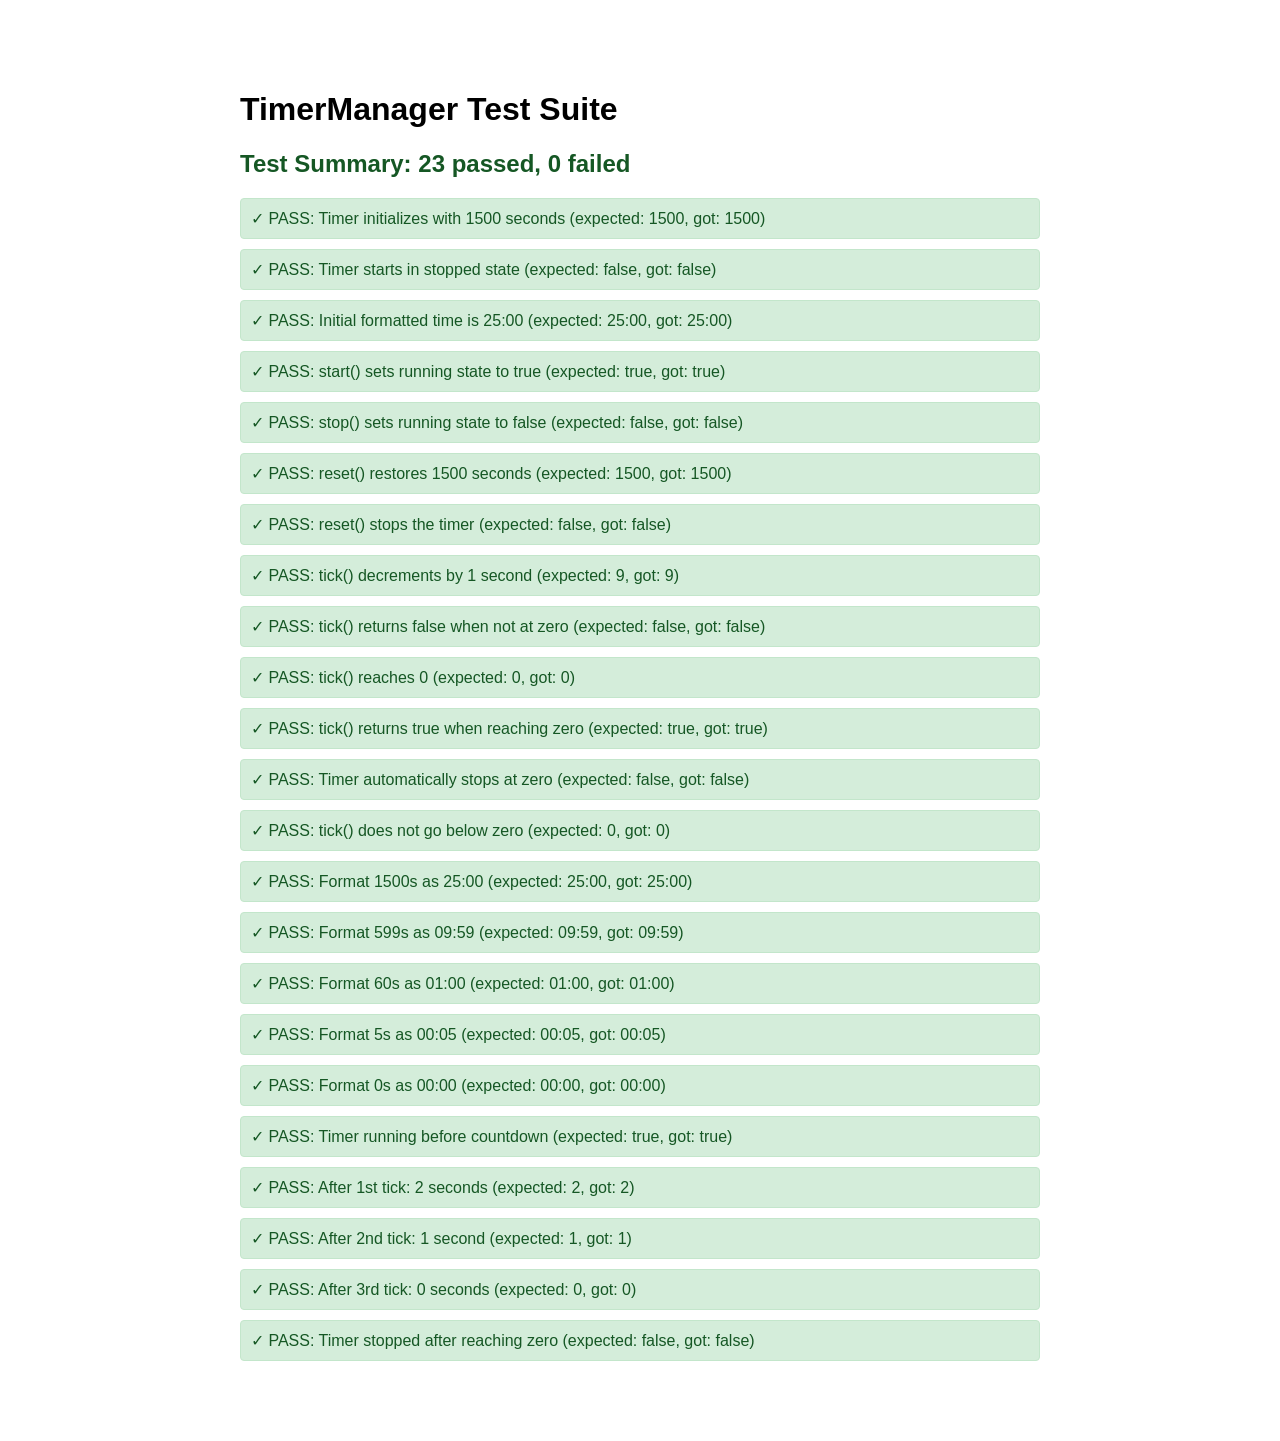
<file: test-timer.html>
<!DOCTYPE html>
<html lang="en">
<head>
  <meta charset="UTF-8">
  <meta name="viewport" content="width=device-width, initial-scale=1.0">
  <title>TimerManager Test</title>
  <style>
    body {
      font-family: Arial, sans-serif;
      max-width: 800px;
      margin: 50px auto;
      padding: 20px;
    }
    .test-result {
      padding: 10px;
      margin: 10px 0;
      border-radius: 4px;
    }
    .pass {
      background-color: #d4edda;
      color: #155724;
      border: 1px solid #c3e6cb;
    }
    .fail {
      background-color: #f8d7da;
      color: #721c24;
      border: 1px solid #f5c6cb;
    }
    h2 {
      color: #333;
    }
  </style>
</head>
<body>
  <h1>TimerManager Test Suite</h1>
  <div id="test-results"></div>

  <script src="js/app.js"></script>
  <script>
    const resultsContainer = document.getElementById('test-results');
    let passCount = 0;
    let failCount = 0;

    function assert(condition, testName) {
      const result = document.createElement('div');
      result.className = 'test-result ' + (condition ? 'pass' : 'fail');
      result.textContent = (condition ? '✓ PASS: ' : '✗ FAIL: ') + testName;
      resultsContainer.appendChild(result);
      
      if (condition) {
        passCount++;
      } else {
        failCount++;
      }
    }

    function assertEquals(actual, expected, testName) {
      const condition = actual === expected;
      assert(condition, testName + ` (expected: ${expected}, got: ${actual})`);
    }

    // Run tests
    console.log('Running TimerManager tests...');

    // Test 1: Initialization
    const timer1 = new TimerManager();
    assertEquals(timer1.remainingSeconds, 1500, 'Timer initializes with 1500 seconds');
    assertEquals(timer1.isRunning(), false, 'Timer starts in stopped state');
    assertEquals(timer1.getFormattedTime(), '25:00', 'Initial formatted time is 25:00');

    // Test 2: Start method
    const timer2 = new TimerManager();
    timer2.start();
    assertEquals(timer2.isRunning(), true, 'start() sets running state to true');

    // Test 3: Stop method
    const timer3 = new TimerManager();
    timer3.start();
    timer3.stop();
    assertEquals(timer3.isRunning(), false, 'stop() sets running state to false');

    // Test 4: Reset method
    const timer4 = new TimerManager();
    timer4.remainingSeconds = 500;
    timer4.start();
    timer4.reset();
    assertEquals(timer4.remainingSeconds, 1500, 'reset() restores 1500 seconds');
    assertEquals(timer4.isRunning(), false, 'reset() stops the timer');

    // Test 5: Tick method
    const timer5 = new TimerManager();
    timer5.remainingSeconds = 10;
    const reachedZero = timer5.tick();
    assertEquals(timer5.remainingSeconds, 9, 'tick() decrements by 1 second');
    assertEquals(reachedZero, false, 'tick() returns false when not at zero');

    // Test 6: Tick at zero
    const timer6 = new TimerManager();
    timer6.remainingSeconds = 1;
    timer6.start();
    const reachedZero6 = timer6.tick();
    assertEquals(timer6.remainingSeconds, 0, 'tick() reaches 0');
    assertEquals(reachedZero6, true, 'tick() returns true when reaching zero');
    assertEquals(timer6.isRunning(), false, 'Timer automatically stops at zero');

    // Test 7: Tick below zero
    const timer7 = new TimerManager();
    timer7.remainingSeconds = 0;
    timer7.tick();
    assertEquals(timer7.remainingSeconds, 0, 'tick() does not go below zero');

    // Test 8: Formatted time - various values
    const timer8 = new TimerManager();
    timer8.remainingSeconds = 1500;
    assertEquals(timer8.getFormattedTime(), '25:00', 'Format 1500s as 25:00');
    
    timer8.remainingSeconds = 599;
    assertEquals(timer8.getFormattedTime(), '09:59', 'Format 599s as 09:59');
    
    timer8.remainingSeconds = 60;
    assertEquals(timer8.getFormattedTime(), '01:00', 'Format 60s as 01:00');
    
    timer8.remainingSeconds = 5;
    assertEquals(timer8.getFormattedTime(), '00:05', 'Format 5s as 00:05');
    
    timer8.remainingSeconds = 0;
    assertEquals(timer8.getFormattedTime(), '00:00', 'Format 0s as 00:00');

    // Test 9: Full countdown sequence
    const timer9 = new TimerManager();
    timer9.remainingSeconds = 3;
    timer9.start();
    assertEquals(timer9.isRunning(), true, 'Timer running before countdown');
    timer9.tick(); // 2
    assertEquals(timer9.remainingSeconds, 2, 'After 1st tick: 2 seconds');
    timer9.tick(); // 1
    assertEquals(timer9.remainingSeconds, 1, 'After 2nd tick: 1 second');
    timer9.tick(); // 0
    assertEquals(timer9.remainingSeconds, 0, 'After 3rd tick: 0 seconds');
    assertEquals(timer9.isRunning(), false, 'Timer stopped after reaching zero');

    // Display summary
    const summary = document.createElement('h2');
    summary.textContent = `Test Summary: ${passCount} passed, ${failCount} failed`;
    summary.style.color = failCount === 0 ? '#155724' : '#721c24';
    resultsContainer.insertBefore(summary, resultsContainer.firstChild);

    console.log(`Test Summary: ${passCount} passed, ${failCount} failed`);
  </script>
</body>
</html>
</file>
<file: css/styles.css>
/* Productivity Dashboard Styles */

/* Reset and Base Styles */
* {
  margin: 0;
  padding: 0;
  box-sizing: border-box;
}

body {
  font-family: Arial, Helvetica, sans-serif;
  background-color: #f5f5f5;
  color: #333333;
  line-height: 1.5;
  padding: 20px;
}

/* Dashboard Layout */
.dashboard {
  max-width: 800px;
  margin: 0 auto;
}

/* Component Styles */
.component {
  background-color: white;
  border: 1px solid #dddddd;
  border-radius: 4px;
  padding: 15px;
  margin-bottom: 20px;
}

.component h2 {
  font-size: 24px;
  margin-bottom: 15px;
  color: #333333;
}

/* Greeting Display */
#greeting-display {
  text-align: center;
  padding: 20px;
}

#greeting-display .time {
  font-size: 32px;
  font-weight: bold;
  color: #333333;
  margin-bottom: 10px;
}

#greeting-display .date {
  font-size: 18px;
  color: #666666;
  margin-bottom: 15px;
}

#greeting-display .greeting {
  font-size: 24px;
  color: #4a90e2;
  font-weight: 500;
}

/* Timer Section */
#timer-display {
  font-size: 48px;
  text-align: center;
  margin: 20px 0;
  font-weight: bold;
  color: #4a90e2;
}

#timer-controls {
  display: flex;
  justify-content: center;
  gap: 10px;
}

/* Forms */
form {
  display: flex;
  gap: 10px;
  margin-bottom: 15px;
}

input[type="text"],
input[type="url"] {
  flex: 1;
  height: 40px;
  padding: 0 10px;
  border: 1px solid #dddddd;
  border-radius: 4px;
  font-size: 16px;
}

input[type="text"]:focus,
input[type="url"]:focus {
  outline: 2px solid #4a90e2;
  outline-offset: 2px;
  border-color: #4a90e2;
}

/* Buttons */
button {
  padding: 10px 20px;
  background-color: #4a90e2;
  color: white;
  border: none;
  border-radius: 4px;
  font-size: 16px;
  cursor: pointer;
  transition: background-color 0.2s;
}

button:hover {
  background-color: #3a7bc8;
}

button:active {
  transform: scale(0.98);
}

button:focus {
  outline: 2px solid #4a90e2;
  outline-offset: 2px;
}

/* Lists */
ul {
  list-style: none;
}

li {
  padding: 10px;
  border-bottom: 1px solid #dddddd;
  display: flex;
  align-items: center;
  gap: 10px;
}

li:last-child {
  border-bottom: none;
}

/* Task List Specific */
.task-item {
  display: flex;
  align-items: center;
  gap: 10px;
  width: 100%;
}

.task-item input[type="checkbox"] {
  width: 20px;
  height: 20px;
  cursor: pointer;
  accent-color: #4a90e2;
}

.task-item input[type="checkbox"]:focus {
  outline: 2px solid #4a90e2;
  outline-offset: 2px;
}

.task-item.completed {
  text-decoration: line-through;
  color: #5cb85c;
}

.task-item .task-text {
  flex: 1;
}

/* Link List Specific */
.link-item {
  display: flex;
  align-items: center;
  gap: 10px;
  width: 100%;
}

.link-item a {
  color: #4a90e2;
  text-decoration: none;
  flex: 1;
}

.link-item a:hover {
  text-decoration: underline;
}

.link-item a:focus {
  outline: 2px solid #4a90e2;
  outline-offset: 2px;
  border-radius: 2px;
}

/* Small Buttons (Edit, Delete) */
.btn-small {
  padding: 5px 10px;
  font-size: 14px;
}

.btn-small:focus {
  outline: 2px solid #4a90e2;
  outline-offset: 2px;
}

/* Utility Classes */
.hidden {
  display: none;
}
</file>
